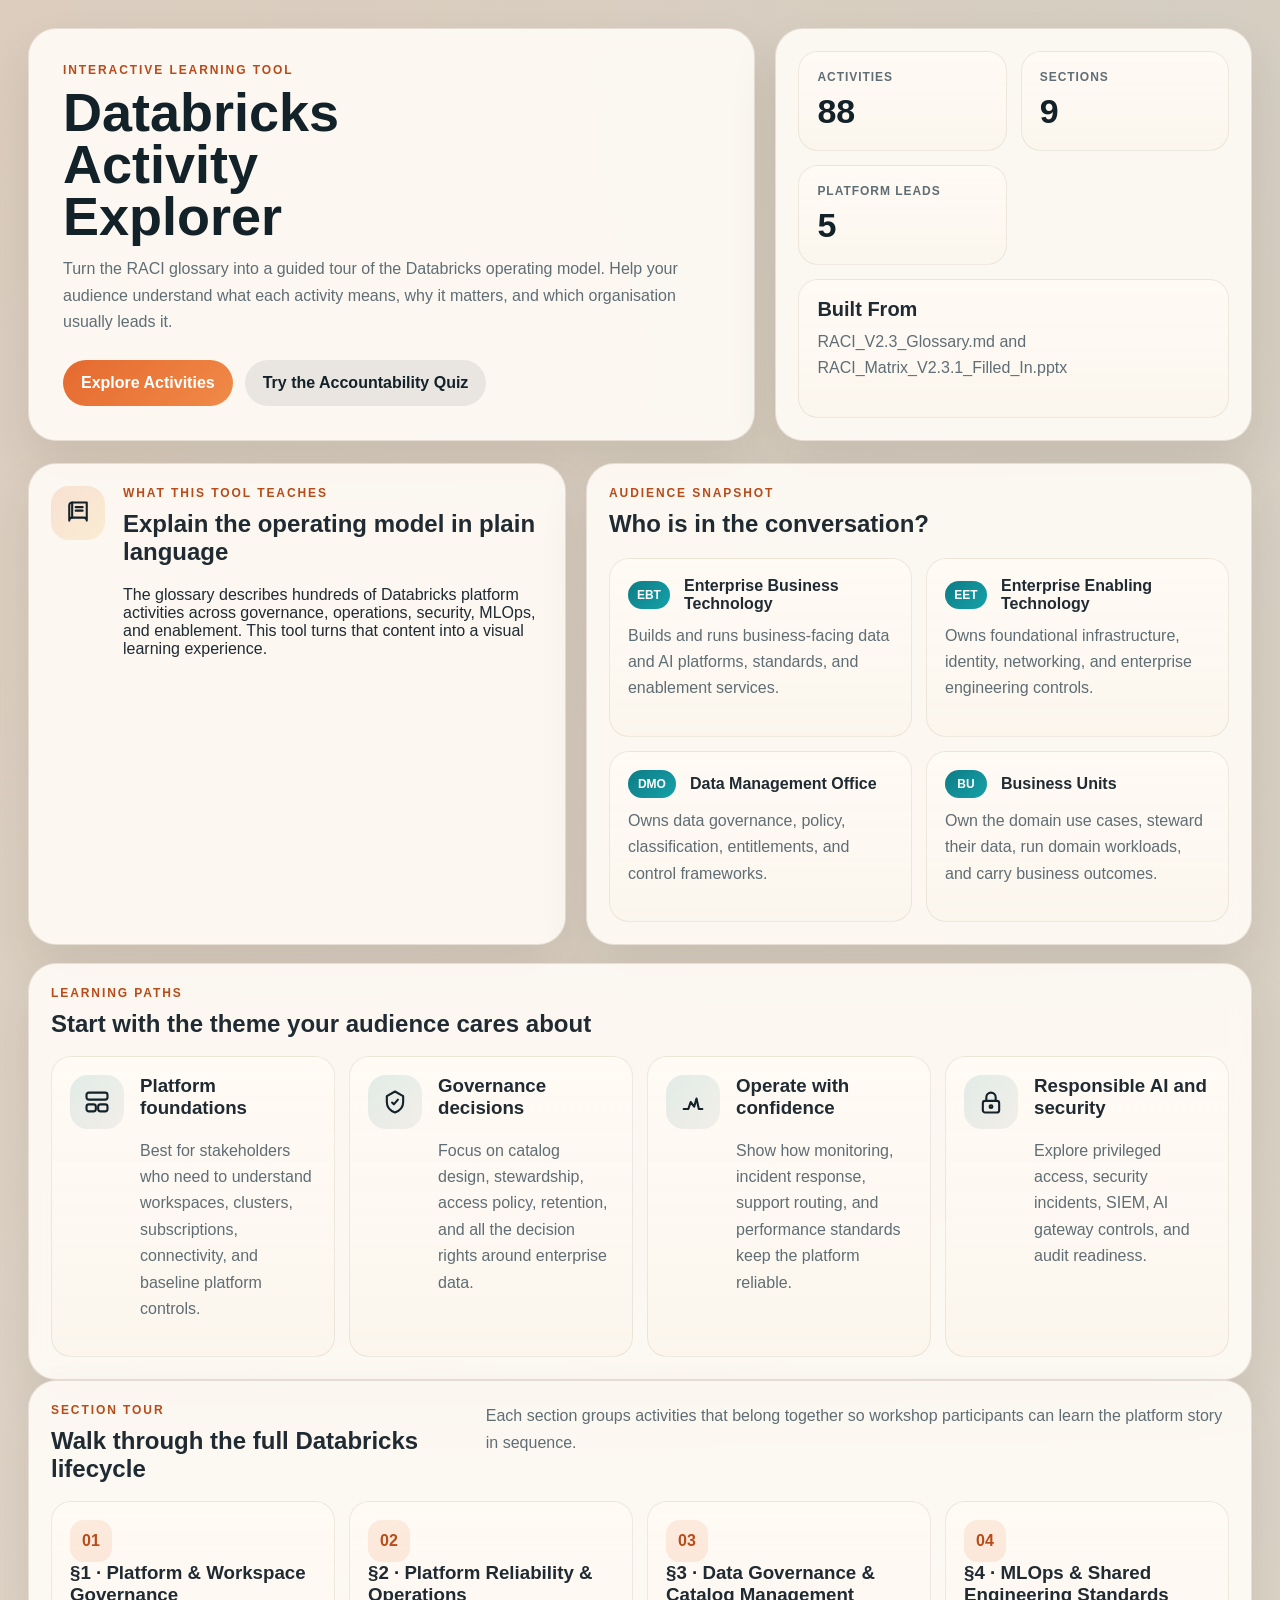
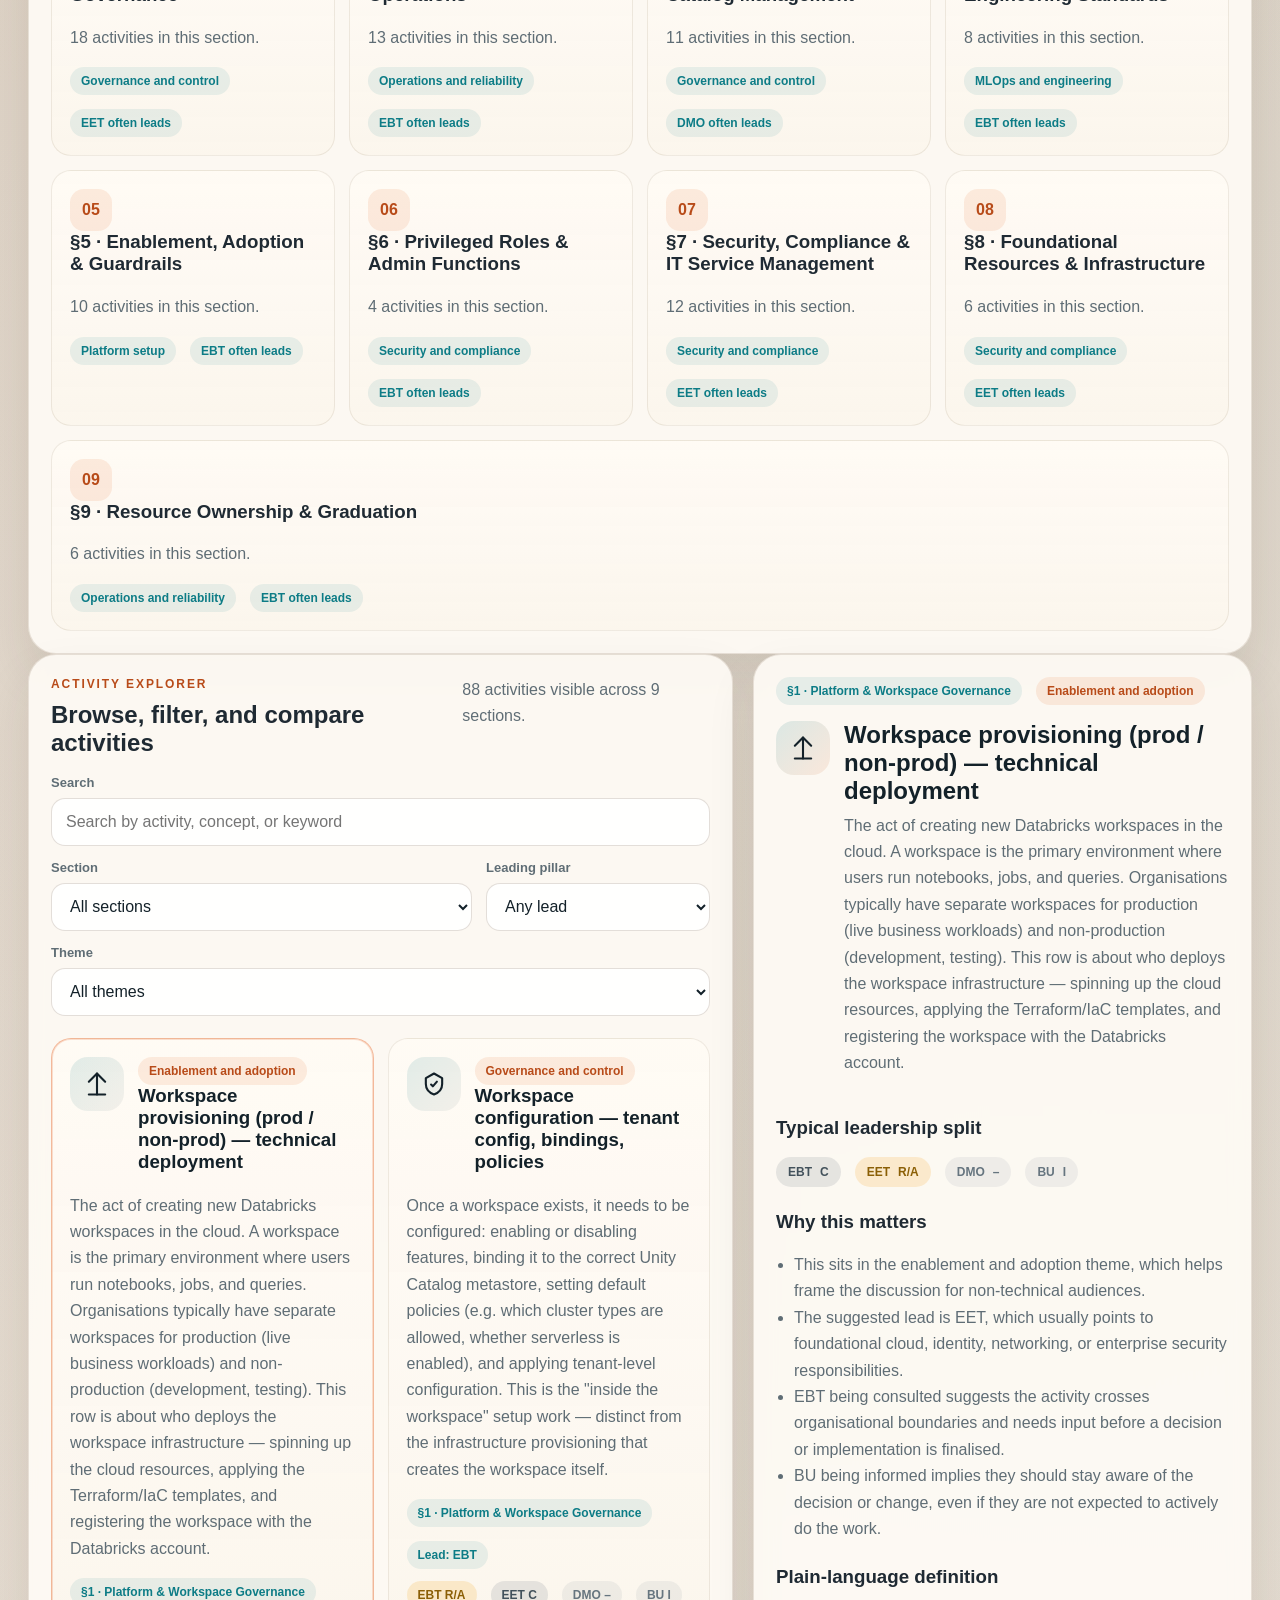
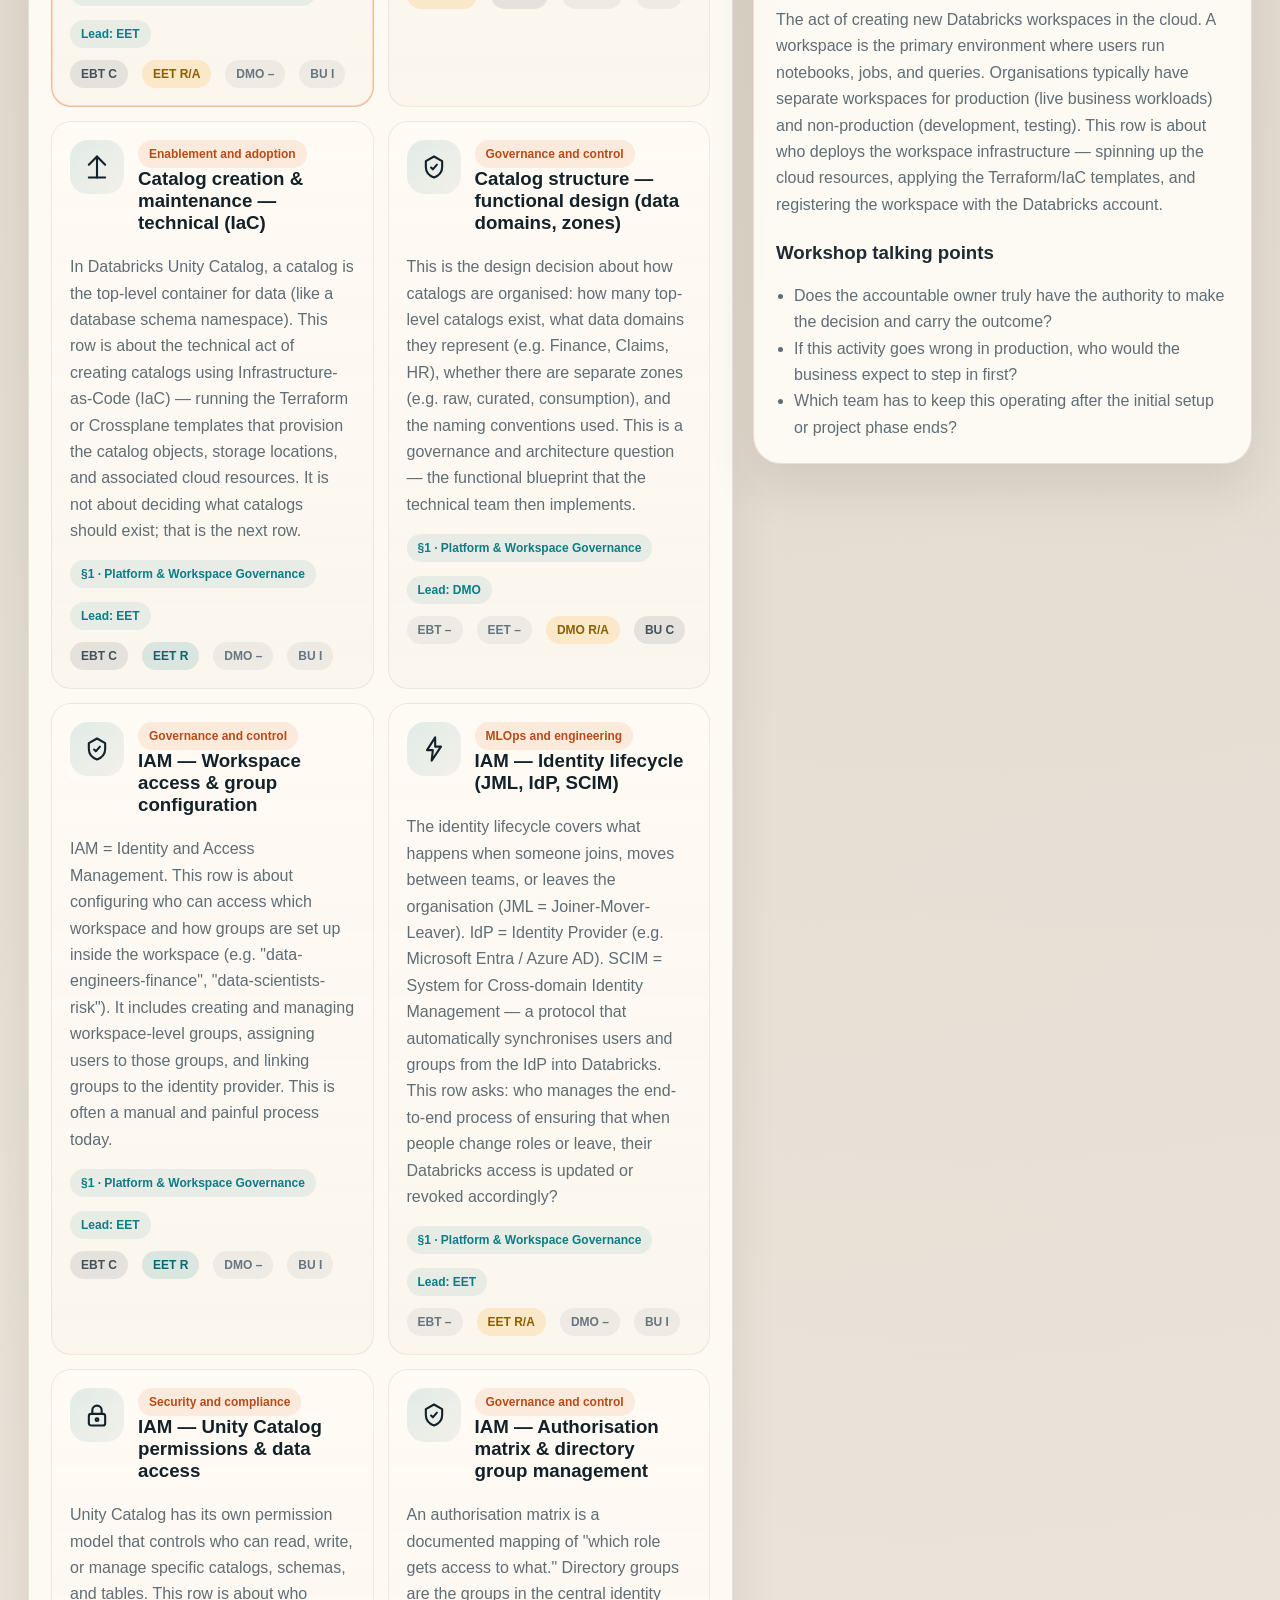
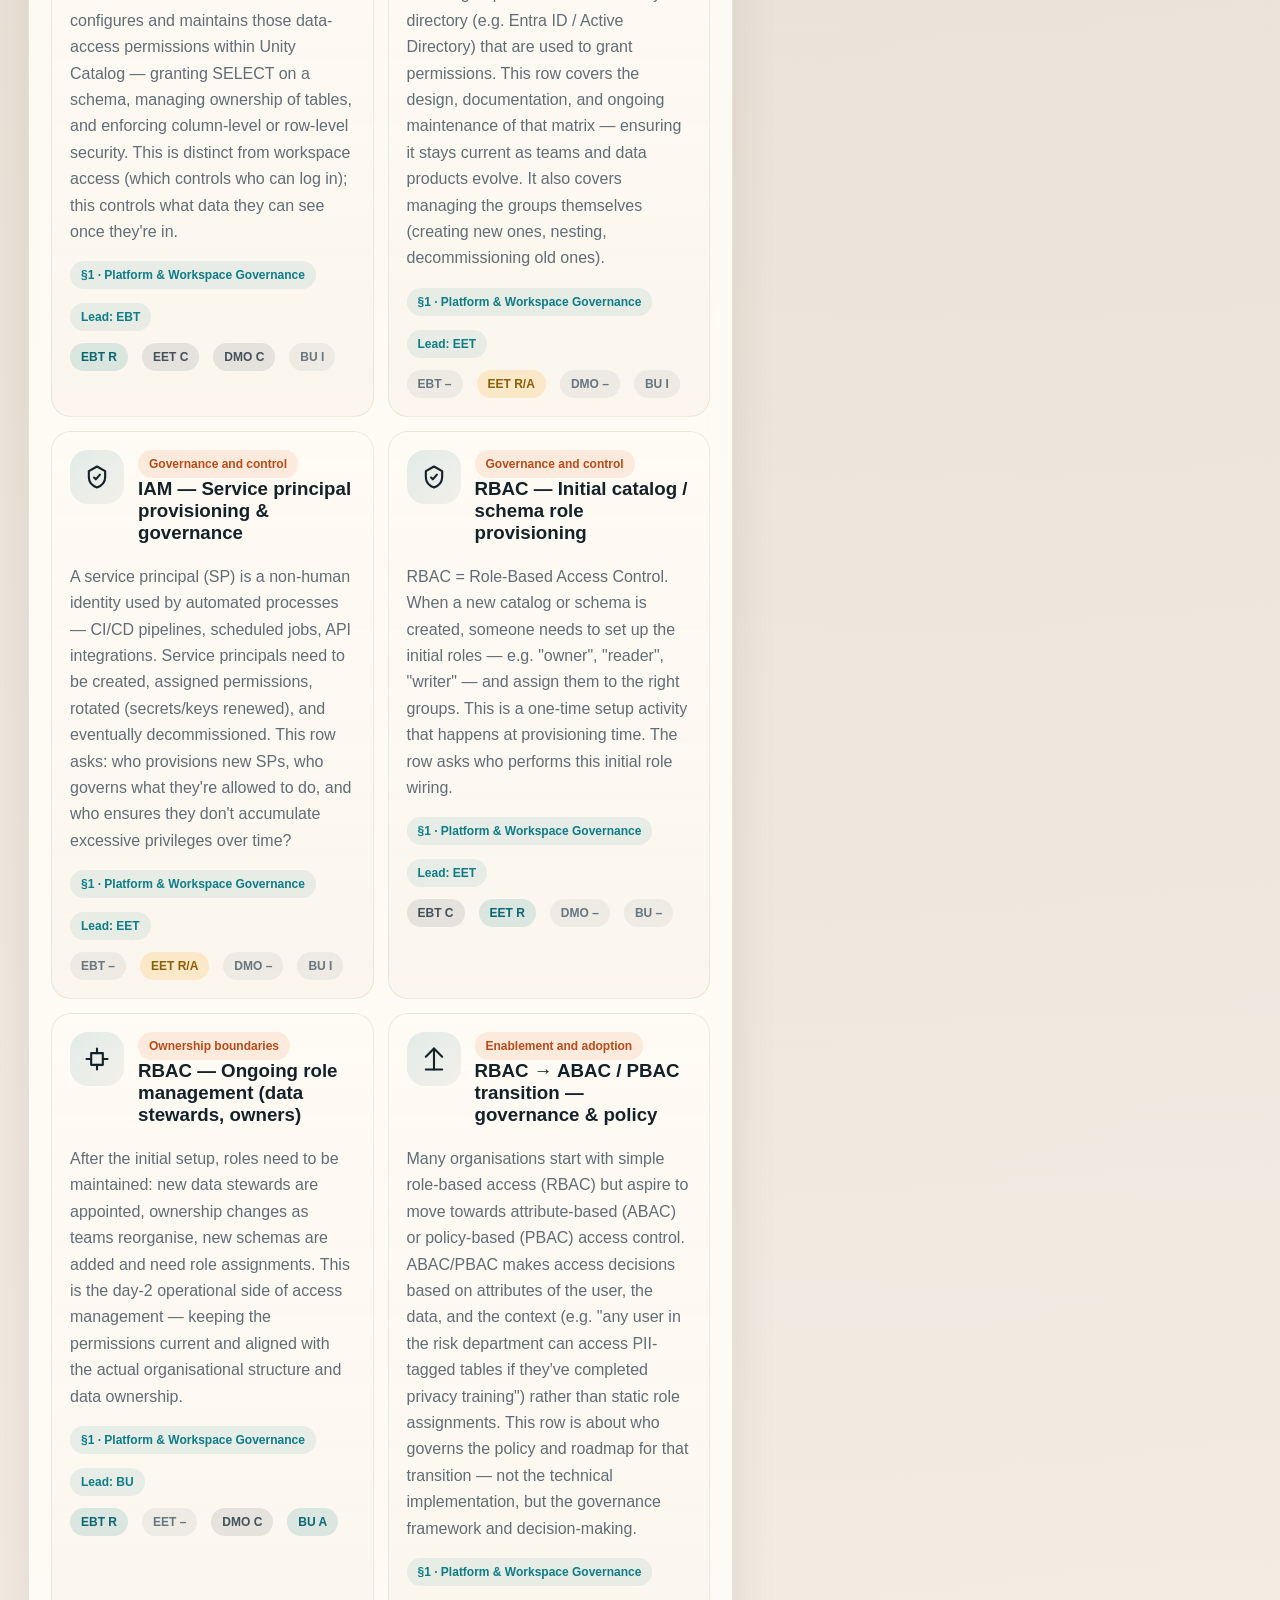
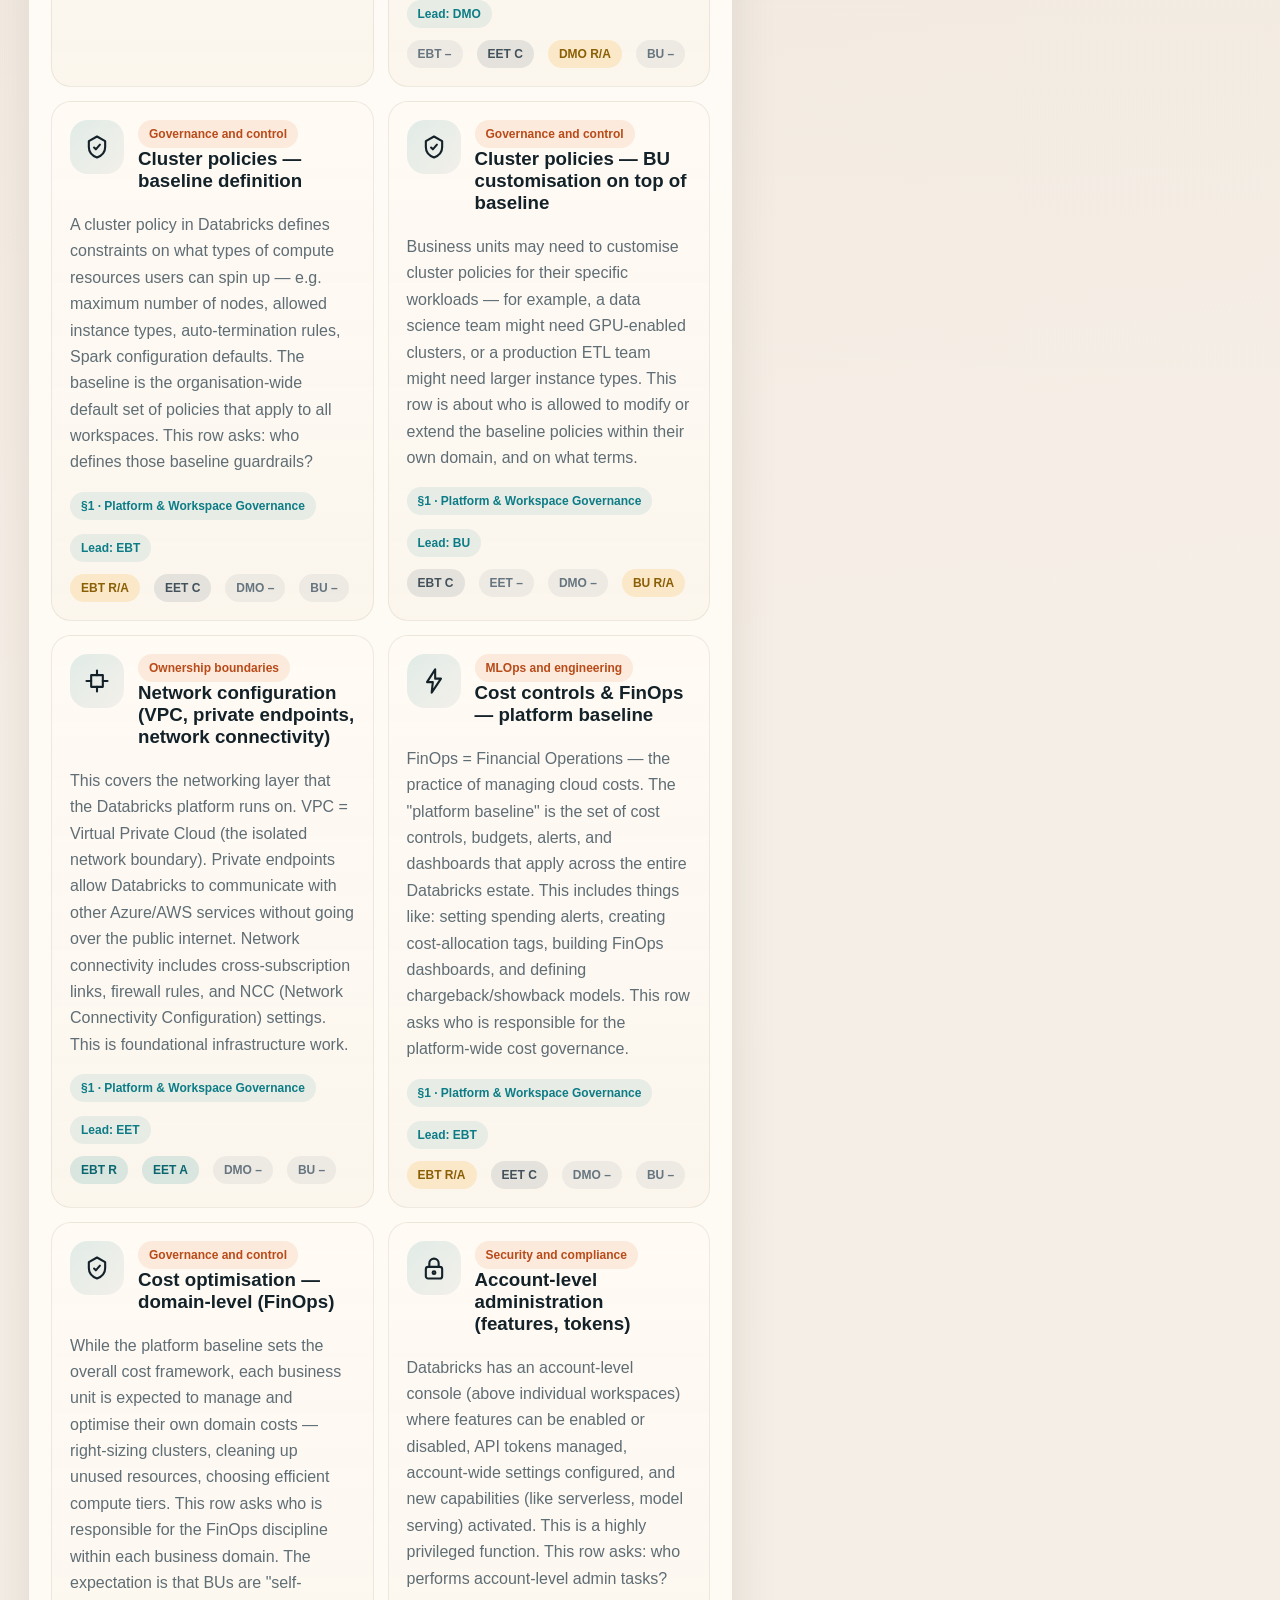
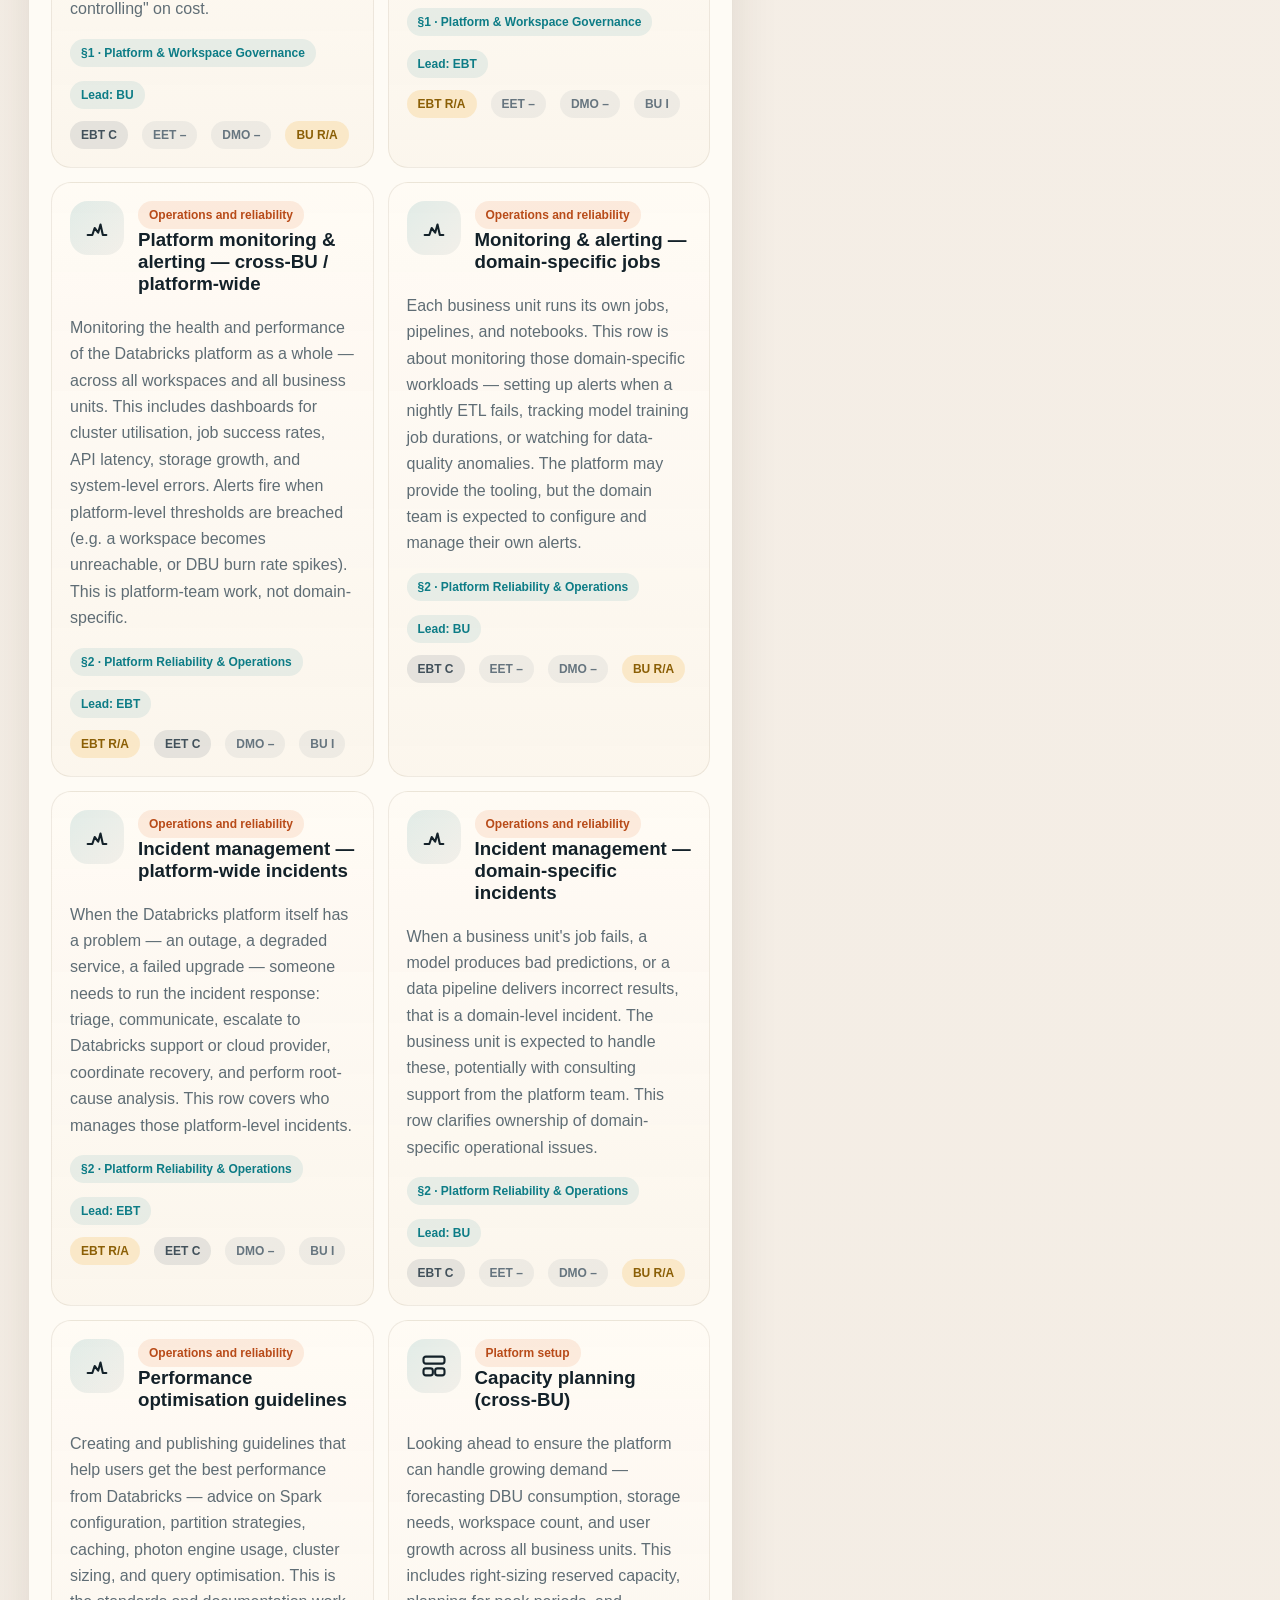
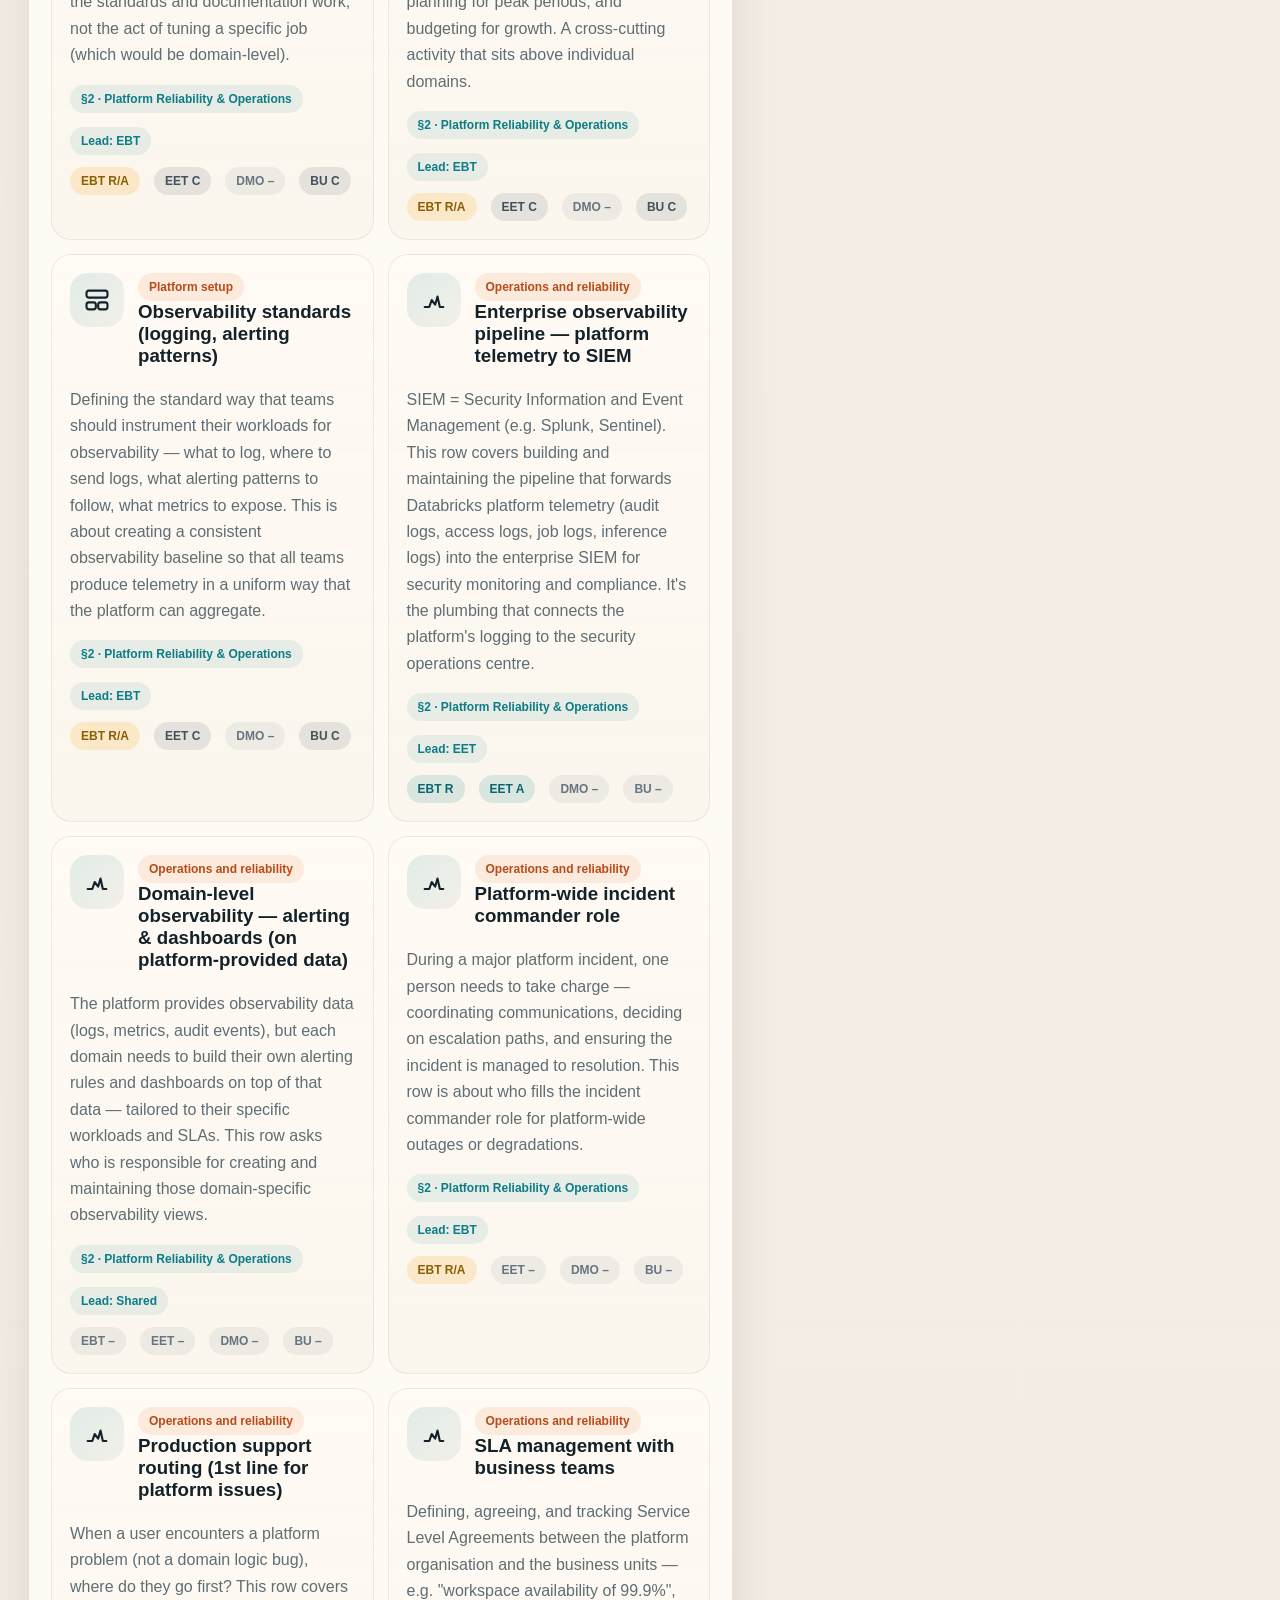
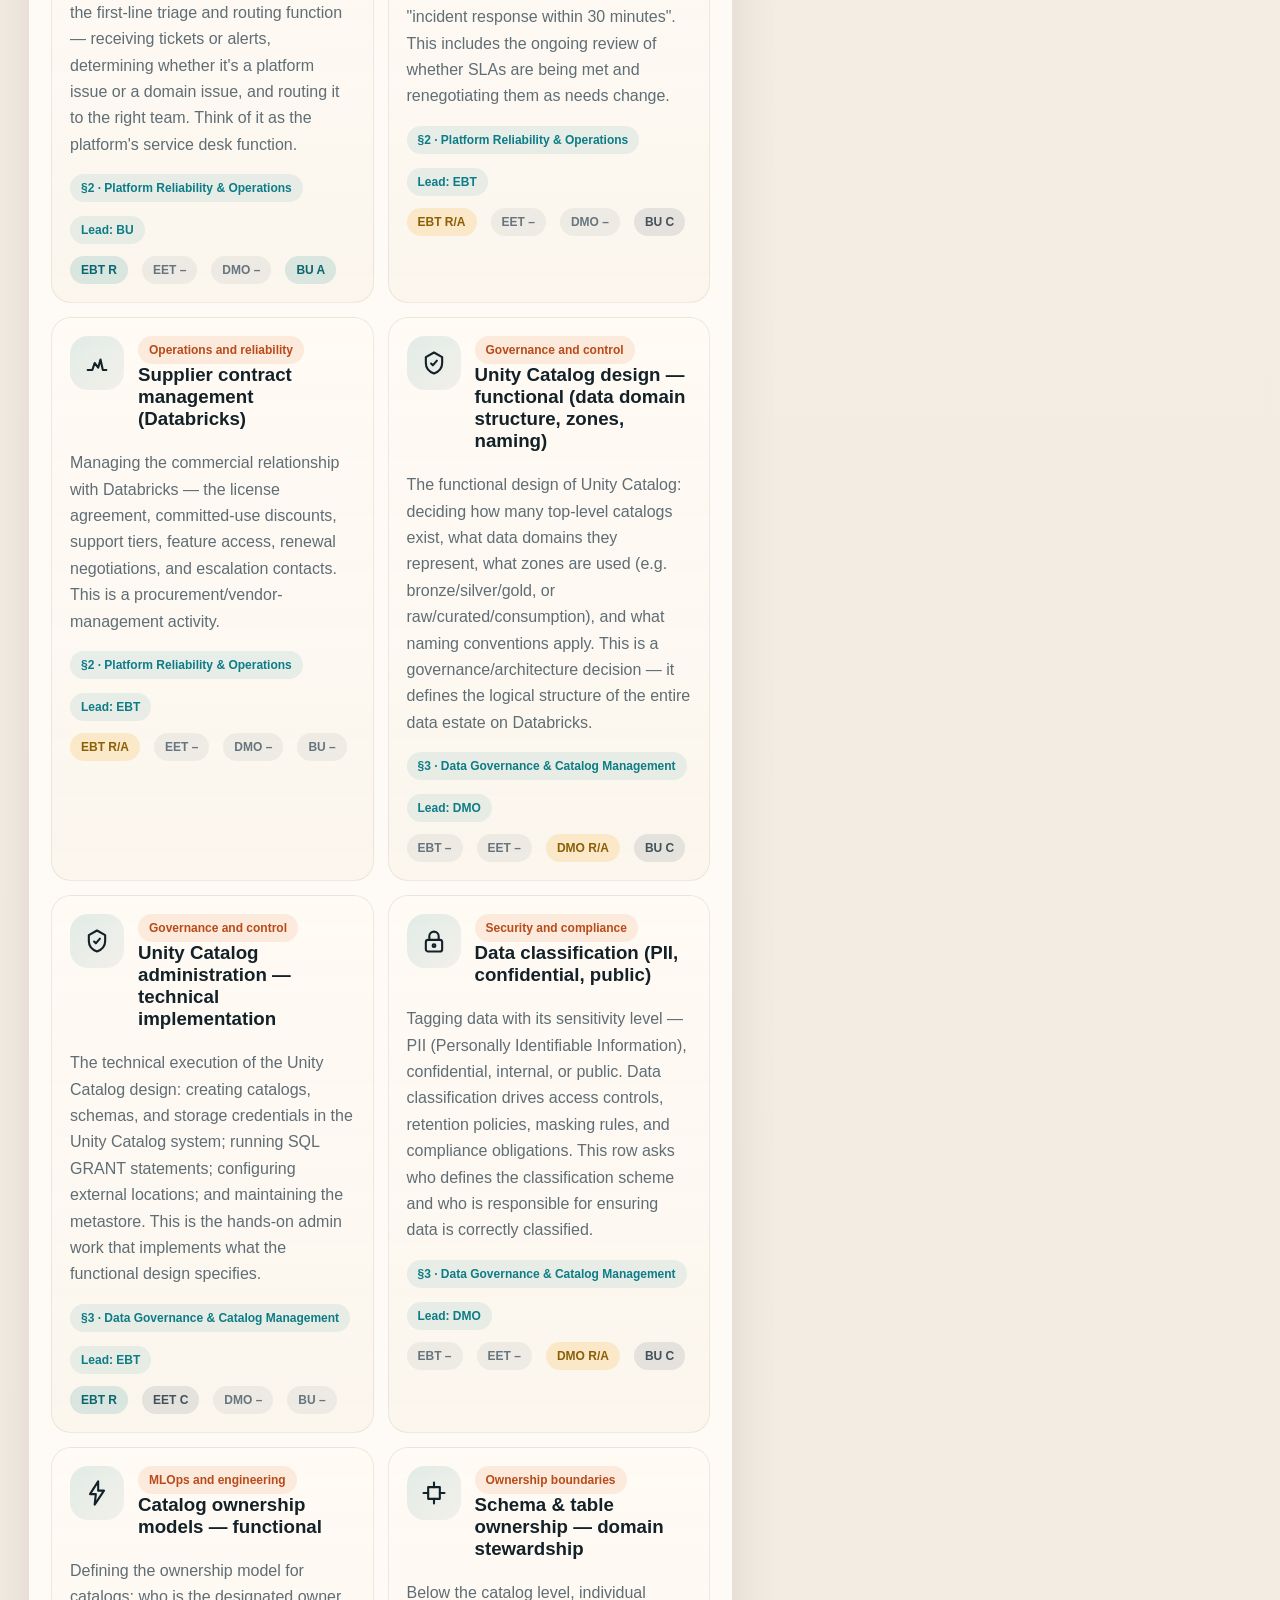
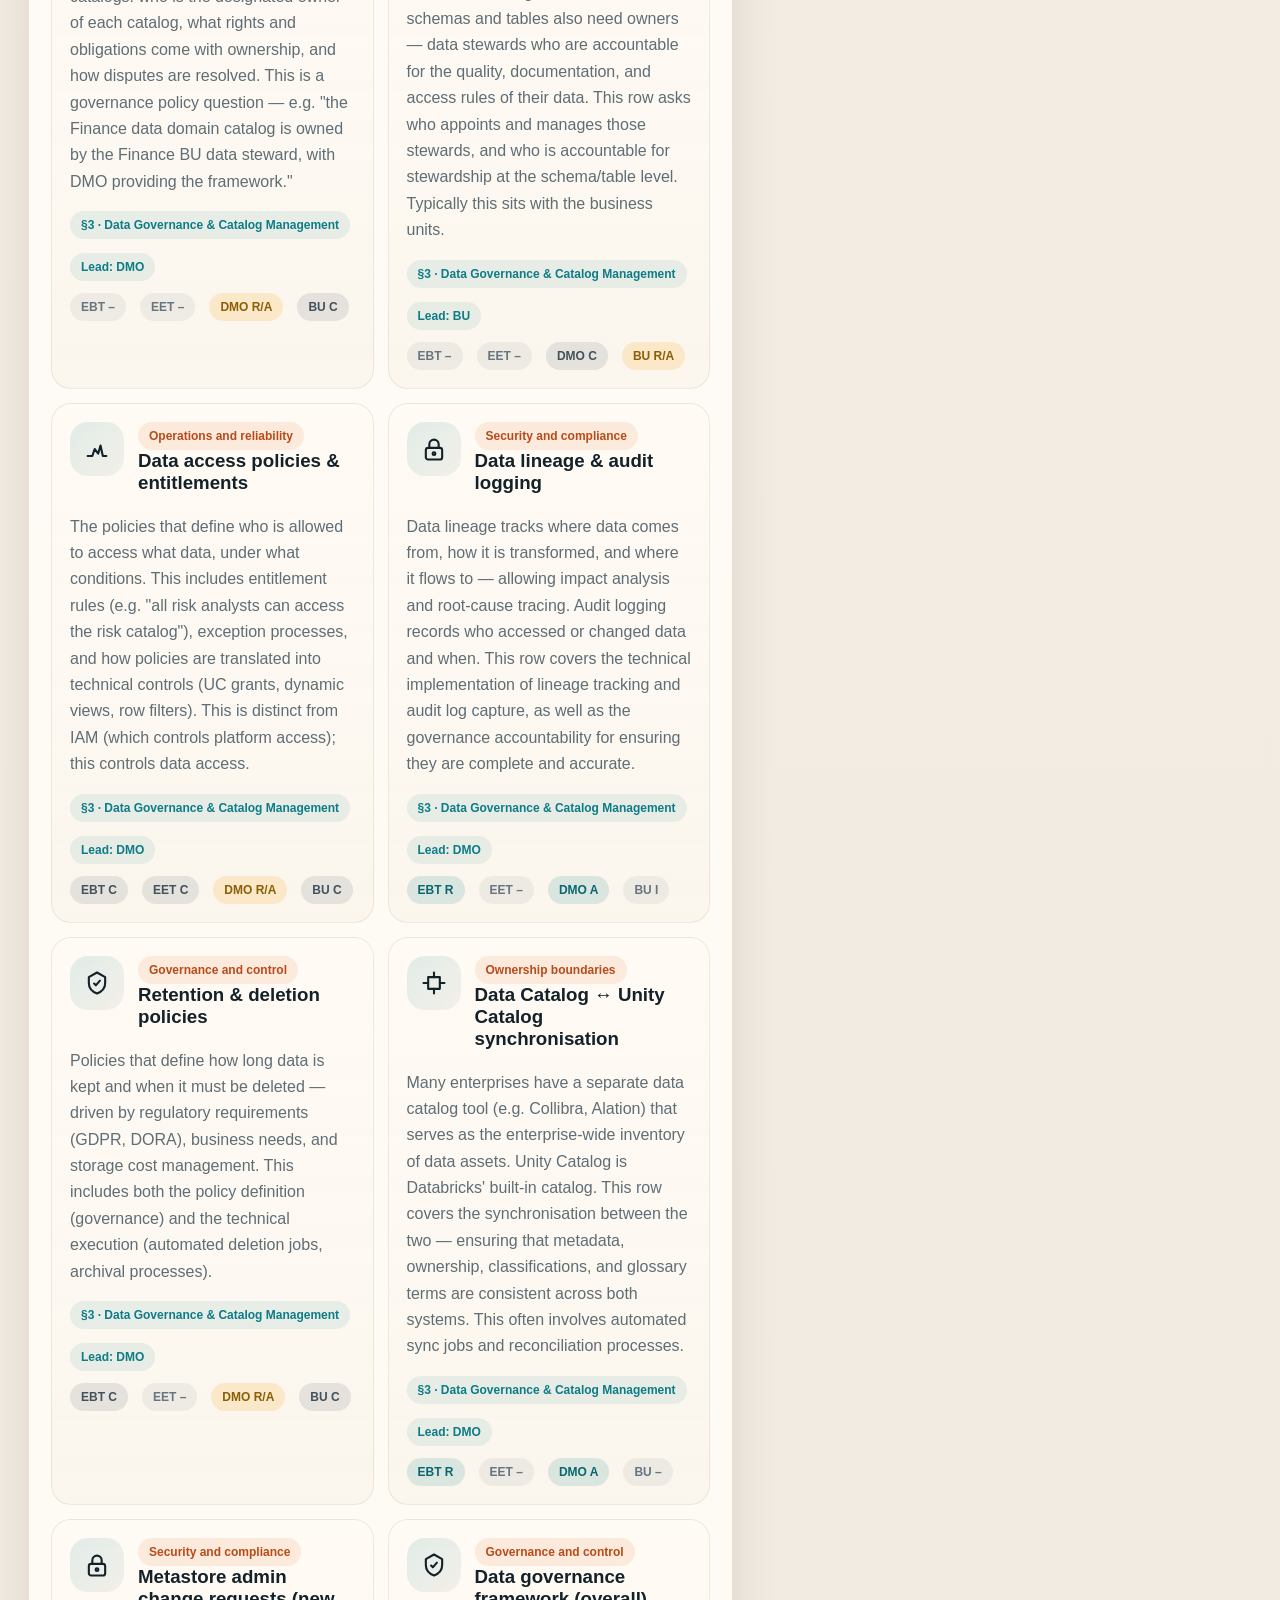
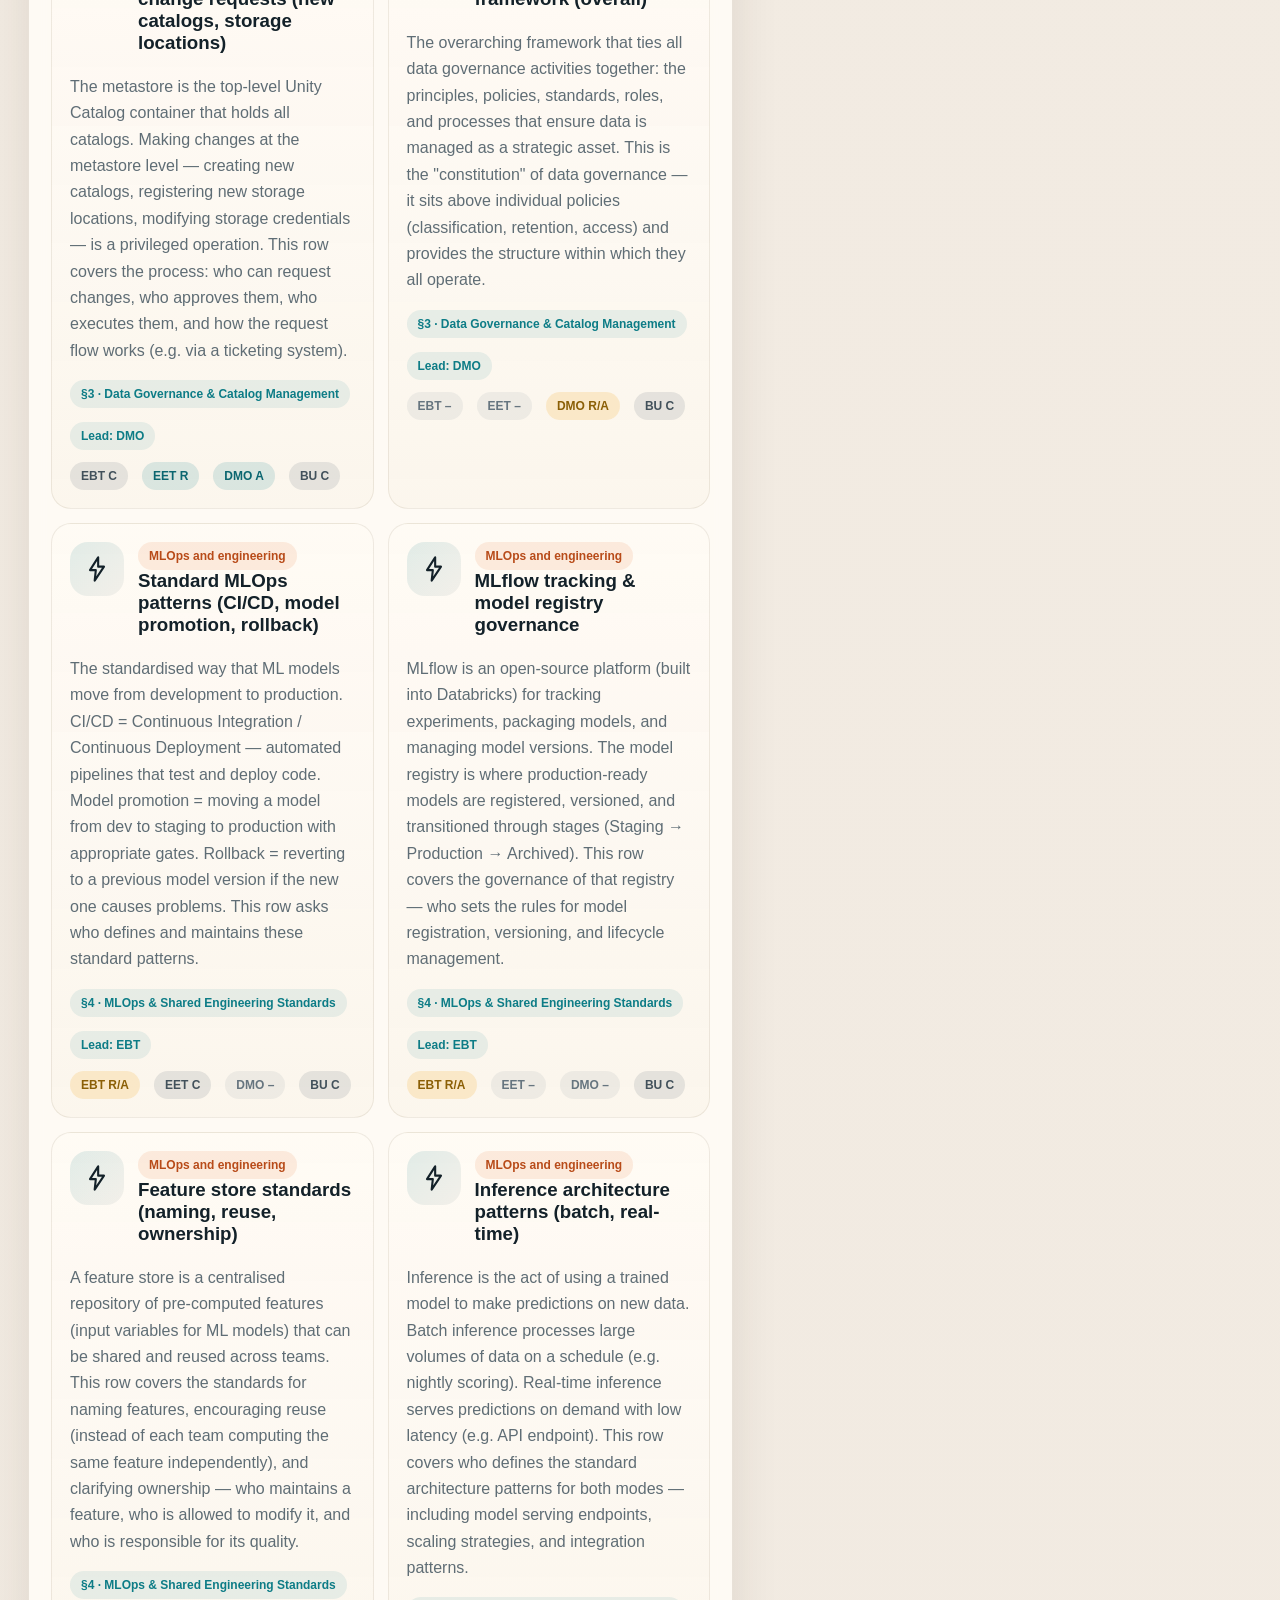
<file: databricks_activities/workshop_tool/index.html>
<!DOCTYPE html>
<html lang="en">
<head>
  <meta charset="UTF-8">
  <meta name="viewport" content="width=device-width, initial-scale=1.0">
  <title>Databricks Activity Explorer</title>
  <link rel="stylesheet" href="styles.css">
</head>
<body>
  <div class="shell">
    <header class="hero">
      <div class="hero-copy">
        <p class="eyebrow">Interactive Learning Tool</p>
        <h1>Databricks Activity Explorer</h1>
        <p class="hero-lead">
          Turn the RACI glossary into a guided tour of the Databricks operating model. Help your audience understand
          what each activity means, why it matters, and which organisation usually leads it.
        </p>
        <div class="hero-actions">
          <a class="button-link" href="#explorer">Explore Activities</a>
          <a class="button-link secondary-link" href="#quiz">Try the Accountability Quiz</a>
        </div>
      </div>

      <aside class="hero-panel">
        <div class="hero-stat">
          <span>Activities</span>
          <strong id="activityCount">0</strong>
        </div>
        <div class="hero-stat">
          <span>Sections</span>
          <strong id="sectionCount">0</strong>
        </div>
        <div class="hero-stat">
          <span>Platform leads</span>
          <strong id="ownerCount">0</strong>
        </div>
        <div class="hero-note">
          <h2>Built From</h2>
          <p id="sourceLabel">RACI Matrix v2.3 glossary and pre-filled workshop matrix.</p>
        </div>
      </aside>
    </header>

    <section class="intro-grid">
      <article class="card story-card">
        <div class="icon-badge icon-orange" aria-hidden="true" id="storyIcon"></div>
        <div>
          <p class="section-label">What This Tool Teaches</p>
          <h2>Explain the operating model in plain language</h2>
          <p>
            The glossary describes hundreds of Databricks platform activities across governance, operations,
            security, MLOps, and enablement. This tool turns that content into a visual learning experience.
          </p>
        </div>
      </article>

      <article class="card">
        <p class="section-label">Audience Snapshot</p>
        <h2>Who is in the conversation?</h2>
        <div id="pillarCards" class="pillar-grid"></div>
      </article>
    </section>

    <section class="card">
      <div class="section-head">
        <div>
          <p class="section-label">Learning Paths</p>
          <h2>Start with the theme your audience cares about</h2>
        </div>
      </div>
      <div id="pathCards" class="path-grid"></div>
    </section>

    <section class="card">
      <div class="section-head">
        <div>
          <p class="section-label">Section Tour</p>
          <h2>Walk through the full Databricks lifecycle</h2>
        </div>
        <p class="section-copy">Each section groups activities that belong together so workshop participants can learn the platform story in sequence.</p>
      </div>
      <div id="sectionCards" class="section-grid"></div>
    </section>

    <main id="explorer" class="workspace">
      <section class="card explorer">
        <div class="section-head">
          <div>
            <p class="section-label">Activity Explorer</p>
            <h2>Browse, filter, and compare activities</h2>
          </div>
          <p id="resultsSummary" class="section-copy">Ready to explore the glossary.</p>
        </div>

        <div class="toolbar">
          <label class="field">
            <span>Search</span>
            <input id="searchInput" type="search" placeholder="Search by activity, concept, or keyword">
          </label>
          <label class="field">
            <span>Section</span>
            <select id="sectionFilter">
              <option value="all">All sections</option>
            </select>
          </label>
          <label class="field">
            <span>Leading pillar</span>
            <select id="pillarFilter">
              <option value="all">Any lead</option>
              <option value="EBT">EBT</option>
              <option value="EET">EET</option>
              <option value="DMO">DMO</option>
              <option value="BU">BU</option>
            </select>
          </label>
          <label class="field">
            <span>Theme</span>
            <select id="themeFilter">
              <option value="all">All themes</option>
            </select>
          </label>
        </div>

        <div id="activityList" class="activity-list"></div>
      </section>

      <aside class="card detail">
        <div id="detailEmpty" class="detail-empty">
          Select an activity card to see a plain-language explanation, leadership cues, and discussion prompts.
        </div>

        <div id="detailPanel" hidden>
          <div class="detail-top">
            <span id="detailSection" class="section-badge"></span>
            <span id="detailTheme" class="theme-badge"></span>
          </div>

          <div class="detail-title-row">
            <div class="icon-badge" id="detailIcon" aria-hidden="true"></div>
            <div>
              <h2 id="detailTitle"></h2>
              <p id="detailSummary" class="detail-summary"></p>
            </div>
          </div>

          <section class="detail-block">
            <h3>Typical leadership split</h3>
            <div id="detailRaci" class="raci-chips"></div>
          </section>

          <section class="detail-block">
            <h3>Why this matters</h3>
            <ul id="detailSignals" class="detail-list"></ul>
          </section>

          <section class="detail-block">
            <h3>Plain-language definition</h3>
            <div id="detailDefinition" class="definition"></div>
          </section>

          <section class="detail-block">
            <h3>Workshop talking points</h3>
            <ul id="detailPrompts" class="detail-list"></ul>
          </section>
        </div>
      </aside>
    </main>

    <section id="quiz" class="card quiz-shell">
      <div class="section-head">
        <div>
          <p class="section-label">Interactive Quiz</p>
          <h2>Who would you expect to lead this activity?</h2>
        </div>
        <button id="nextQuizBtn" type="button" class="ghost-button">New activity</button>
      </div>

      <div class="quiz-layout">
        <div class="quiz-card">
          <p class="quiz-label">Activity</p>
          <h3 id="quizTitle"></h3>
          <p id="quizSummary"></p>
          <div id="quizMeta" class="quiz-meta"></div>
        </div>

        <div class="quiz-card">
          <p class="quiz-label">Pick the most likely accountable lead</p>
          <div id="quizOptions" class="quiz-options"></div>
          <div id="quizFeedback" class="quiz-feedback">Choose a pillar to reveal the suggested answer and explanation.</div>
        </div>
      </div>
    </section>
  </div>

  <script src="workshop-data.js"></script>
  <script src="app.js"></script>
</body>
</html>
</file>
<file: databricks_activities/workshop_tool/styles.css>
:root {
  --bg: #f4efe8;
  --bg-deep: #f8f4ee;
  --card: rgba(255, 252, 247, 0.9);
  --card-strong: #fffaf4;
  --border: rgba(103, 76, 45, 0.14);
  --text: #1f2a33;
  --muted: #5f6d75;
  --heading: #132129;
  --accent: #e56a2f;
  --accent-deep: #b84b19;
  --teal: #0d7c86;
  --gold: #f3b646;
  --shadow: 0 24px 48px rgba(53, 37, 21, 0.1);
}

* {
  box-sizing: border-box;
}

html {
  scroll-behavior: smooth;
}

body {
  margin: 0;
  color: var(--text);
  font-family: "Trebuchet MS", "Segoe UI", Arial, sans-serif;
  background:
    radial-gradient(circle at top left, rgba(229, 106, 47, 0.18), transparent 25%),
    radial-gradient(circle at top right, rgba(13, 124, 134, 0.16), transparent 24%),
    linear-gradient(180deg, #f8f2eb 0%, #f2ebe2 48%, #efe8df 100%);
}

.shell {
  max-width: 1480px;
  margin: 0 auto;
  padding: 28px;
}

.hero,
.intro-grid,
.workspace,
.quiz-layout {
  display: grid;
  gap: 20px;
}

.hero {
  grid-template-columns: 1.45fr 0.95fr;
  margin-bottom: 22px;
}

.hero-copy,
.hero-panel,
.card {
  border: 1px solid var(--border);
  border-radius: 28px;
  background: var(--card);
  box-shadow: var(--shadow);
  backdrop-filter: blur(10px);
}

.hero-copy {
  padding: 34px;
}

.eyebrow,
.section-label,
.quiz-label {
  margin: 0 0 10px;
  text-transform: uppercase;
  letter-spacing: 0.16em;
  font-size: 12px;
  font-weight: 800;
  color: var(--accent-deep);
}

h1,
h2,
h3,
p {
  margin-top: 0;
}

.hero h1 {
  margin-bottom: 14px;
  color: var(--heading);
  font-size: 54px;
  line-height: 0.96;
  max-width: 10ch;
}

.hero-lead,
.section-copy,
.pillar-card p,
.path-card p,
.section-card p,
.activity-card p,
.detail-summary,
.definition p,
.detail-list li,
.detail-empty,
.quiz-card p,
.hero-note p {
  color: var(--muted);
  line-height: 1.65;
}

.hero-actions {
  display: flex;
  flex-wrap: wrap;
  gap: 12px;
  margin-top: 24px;
}

.button-link,
button {
  display: inline-flex;
  align-items: center;
  justify-content: center;
  min-height: 46px;
  padding: 12px 18px;
  border: 0;
  border-radius: 999px;
  font: inherit;
  font-weight: 800;
  text-decoration: none;
  cursor: pointer;
  transition: transform 160ms ease, background 160ms ease, color 160ms ease;
}

.button-link,
button {
  background: linear-gradient(135deg, var(--accent), #f08a48);
  color: white;
}

.button-link:hover,
button:hover {
  transform: translateY(-1px);
}

.secondary-link,
.ghost-button {
  background: rgba(19, 33, 41, 0.08);
  color: var(--heading);
}

.hero-panel,
.card {
  padding: 22px;
}

.hero-panel {
  display: grid;
  grid-template-columns: repeat(2, 1fr);
  gap: 14px;
}

.hero-stat,
.hero-note,
.quiz-card,
.path-card,
.section-card,
.activity-card,
.pillar-card {
  border-radius: 20px;
  border: 1px solid rgba(103, 76, 45, 0.1);
  background: linear-gradient(180deg, rgba(255, 251, 245, 0.94), rgba(251, 245, 236, 0.9));
}

.hero-stat {
  padding: 18px;
}

.hero-stat span {
  display: block;
  margin-bottom: 8px;
  font-size: 12px;
  font-weight: 800;
  text-transform: uppercase;
  letter-spacing: 0.08em;
  color: var(--muted);
}

.hero-stat strong {
  font-size: 34px;
  color: var(--heading);
}

.hero-note {
  grid-column: 1 / -1;
  padding: 18px;
}

.hero-note h2 {
  margin-bottom: 8px;
  font-size: 20px;
}

.intro-grid {
  grid-template-columns: 1.05fr 1.3fr;
  margin-bottom: 18px;
}

.story-card {
  display: flex;
  gap: 18px;
  align-items: flex-start;
}

.icon-badge {
  flex: 0 0 auto;
  display: inline-flex;
  align-items: center;
  justify-content: center;
  width: 54px;
  height: 54px;
  border-radius: 18px;
  color: var(--heading);
  background: linear-gradient(135deg, rgba(13, 124, 134, 0.14), rgba(229, 106, 47, 0.12));
}

.icon-badge svg {
  width: 28px;
  height: 28px;
}

.icon-orange {
  background: linear-gradient(135deg, rgba(229, 106, 47, 0.16), rgba(243, 182, 70, 0.18));
}

.icon-soft {
  background: linear-gradient(135deg, rgba(13, 124, 134, 0.12), rgba(19, 33, 41, 0.05));
}

.pillar-grid,
.path-grid,
.section-grid,
.activity-list,
.toolbar,
.detail-top,
.raci-chips,
.quiz-options,
.quiz-meta,
.section-tags,
.activity-meta-row,
.raci-inline,
.pillar-top,
.detail-title-row {
  display: flex;
  gap: 14px;
}

.pillar-grid,
.path-grid,
.section-grid,
.activity-list,
.raci-chips,
.quiz-options,
.section-tags,
.activity-meta-row,
.raci-inline {
  flex-wrap: wrap;
}

.pillar-grid,
.path-grid,
.section-grid {
  margin-top: 18px;
}

.pillar-card,
.path-card,
.section-card,
.activity-card {
  padding: 18px;
}

.pillar-card {
  flex: 1 1 220px;
}

.mini-pill,
.theme-chip,
.section-badge,
.theme-badge,
.mini-tag,
.raci-chip,
.raci-mini {
  display: inline-flex;
  align-items: center;
  justify-content: center;
  border-radius: 999px;
  font-size: 12px;
  font-weight: 800;
}

.mini-pill {
  min-width: 42px;
  padding: 7px 10px;
  color: white;
  background: linear-gradient(135deg, var(--teal), #16a1a8);
}

.pillar-top {
  align-items: center;
  margin-bottom: 10px;
}

.path-card {
  flex: 1 1 260px;
  display: flex;
  gap: 16px;
  cursor: pointer;
}

.section-head {
  display: flex;
  justify-content: space-between;
  gap: 16px;
  align-items: start;
}

.section-head h2 {
  margin-bottom: 0;
}

.section-grid .section-card {
  flex: 1 1 270px;
  cursor: pointer;
}

.section-number {
  display: inline-flex;
  width: 42px;
  height: 42px;
  align-items: center;
  justify-content: center;
  border-radius: 14px;
  font-weight: 800;
  color: var(--accent-deep);
  background: rgba(229, 106, 47, 0.12);
}

.mini-tag,
.theme-chip,
.section-badge,
.theme-badge,
.raci-mini {
  padding: 7px 11px;
}

.mini-tag,
.section-badge {
  background: rgba(13, 124, 134, 0.09);
  color: var(--teal);
}

.theme-chip,
.theme-badge {
  background: rgba(229, 106, 47, 0.12);
  color: var(--accent-deep);
}

.workspace {
  grid-template-columns: 1.3fr 0.92fr;
  align-items: start;
}

.detail {
  position: sticky;
  top: 18px;
}

.toolbar {
  margin: 18px 0 22px;
  align-items: end;
  flex-wrap: wrap;
}

.field {
  flex: 1 1 220px;
  display: flex;
  flex-direction: column;
  gap: 8px;
}

.field span {
  font-size: 13px;
  font-weight: 800;
  color: var(--muted);
}

input,
select {
  min-height: 48px;
  padding: 12px 14px;
  border-radius: 14px;
  border: 1px solid rgba(103, 76, 45, 0.18);
  background: rgba(255, 255, 255, 0.94);
  color: var(--heading);
  font: inherit;
}

.activity-list {
  display: grid;
  grid-template-columns: repeat(auto-fit, minmax(280px, 1fr));
}

.activity-card {
  cursor: pointer;
  transition: transform 160ms ease, border-color 160ms ease, box-shadow 160ms ease;
}

.activity-card:hover,
.path-card:hover,
.section-card:hover {
  transform: translateY(-2px);
  border-color: rgba(229, 106, 47, 0.28);
}

.activity-card.selected {
  border-color: rgba(229, 106, 47, 0.45);
  box-shadow: inset 0 0 0 1px rgba(229, 106, 47, 0.2);
}

.activity-card-top {
  display: flex;
  gap: 14px;
  align-items: start;
  margin-bottom: 12px;
}

.activity-card h3,
.detail h2,
.quiz-card h3 {
  margin-bottom: 8px;
  color: var(--heading);
}

.activity-meta-row,
.raci-inline {
  margin-top: 12px;
}

.raci-mini,
.raci-chip {
  gap: 8px;
}

.raci-mini {
  background: rgba(19, 33, 41, 0.06);
  color: var(--heading);
}

.raci-chip {
  padding: 8px 12px;
}

.role-ra {
  background: rgba(243, 182, 70, 0.22);
  color: #8b5f06;
}

.role-r,
.role-a {
  background: rgba(13, 124, 134, 0.14);
  color: #0b6670;
}

.role-c {
  background: rgba(73, 89, 101, 0.13);
  color: #42515b;
}

.role-i,
.role-none {
  background: rgba(117, 133, 143, 0.11);
  color: #66757f;
}

.detail-empty {
  padding: 30px 10px;
}

.detail-title-row {
  align-items: flex-start;
  margin-top: 16px;
}

.detail-block {
  margin-top: 24px;
}

.definition p {
  margin-bottom: 12px;
}

.detail-list {
  margin: 12px 0 0;
  padding-left: 18px;
}

.empty-state {
  padding: 20px;
  border-radius: 18px;
  background: rgba(255, 255, 255, 0.7);
  color: var(--muted);
}

.quiz-shell {
  margin-top: 18px;
}

.quiz-layout {
  grid-template-columns: 0.95fr 1.05fr;
  margin-top: 18px;
}

.quiz-card {
  padding: 20px;
}

.quiz-options {
  margin-top: 16px;
}

.quiz-option {
  flex: 1 1 220px;
  justify-content: flex-start;
  padding-inline: 16px;
  background: rgba(19, 33, 41, 0.06);
  color: var(--heading);
}

.quiz-option.correct {
  background: rgba(13, 124, 134, 0.16);
  color: #075c64;
}

.quiz-option.incorrect {
  background: rgba(229, 106, 47, 0.16);
  color: #963f17;
}

.quiz-feedback {
  margin-top: 18px;
  padding: 16px;
  border-radius: 16px;
  background: rgba(255, 255, 255, 0.74);
  color: var(--muted);
  line-height: 1.6;
}

@media (max-width: 1180px) {
  .hero,
  .intro-grid,
  .workspace,
  .quiz-layout {
    grid-template-columns: 1fr;
  }

  .detail {
    position: static;
  }
}

@media (max-width: 760px) {
  .shell {
    padding: 16px;
  }

  .hero h1 {
    font-size: 40px;
  }

  .hero-panel {
    grid-template-columns: 1fr;
  }

  .toolbar,
  .section-head {
    display: block;
  }

  .field + .field,
  .section-head .section-copy,
  .ghost-button {
    margin-top: 12px;
  }

  .activity-list {
    grid-template-columns: 1fr;
  }
}
</file>
